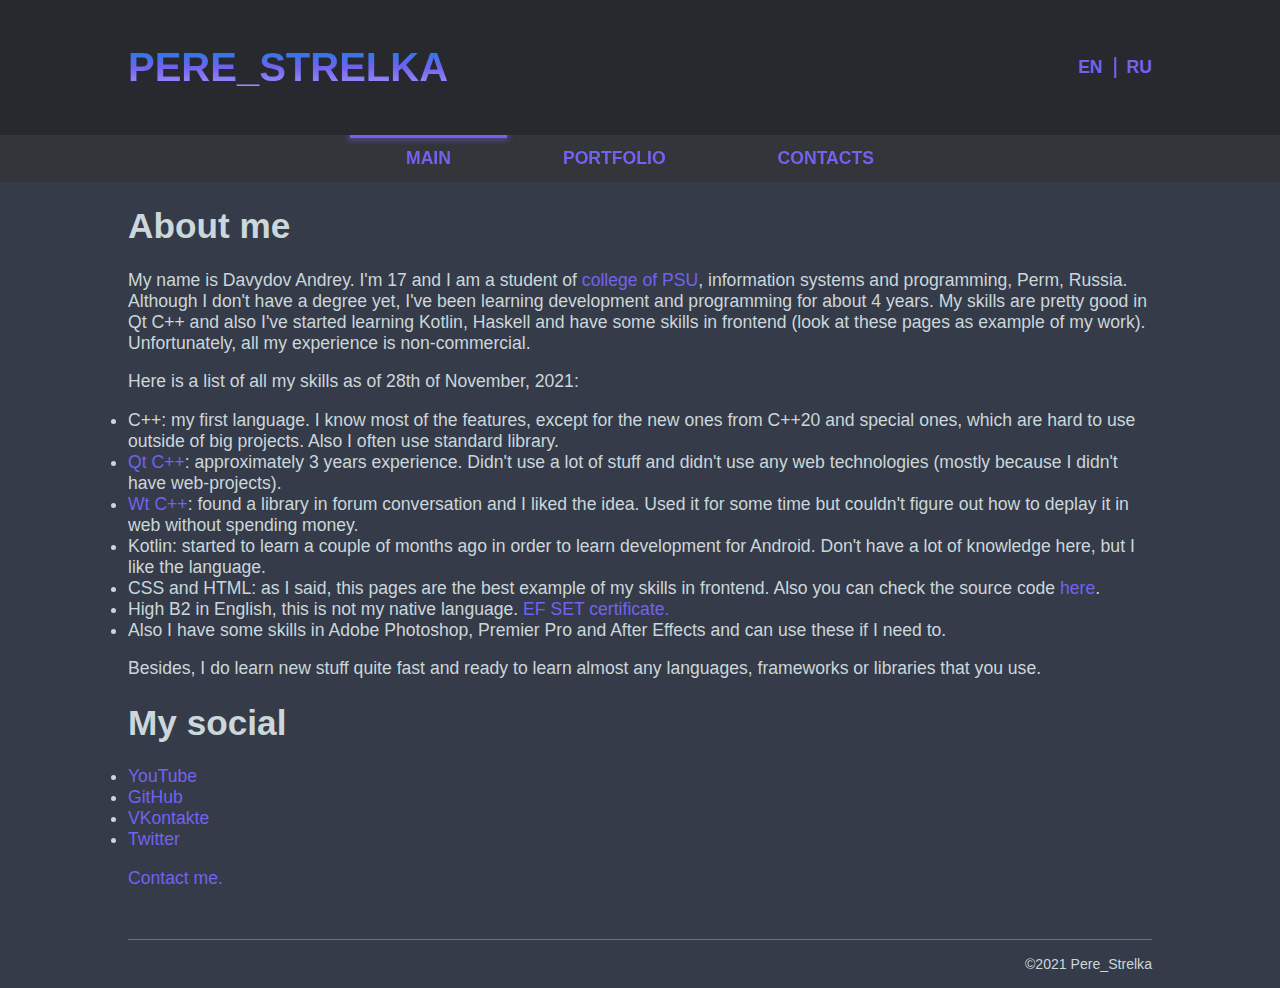
<file: index.html>
<!DOCTYPE html>
<html class="main">
<head>
  <title>Main page - Pere_Strelka</title>
  <meta charset="utf-8" />
  <link rel="icon" href="">
  <link rel="stylesheet" href="common-styles.css?v=4">
  <script type="text/javascript" src="common-scripts.js"></script>
  <style>
    #nav-btn-main::before {
      transform: scaleX(1);
    }
  </style>
</head>


<body class="general">
  <header class="header">
    <div class="header-container container">
      <h1 class="header-nickname" onclick="window.location.href='index.html'">PERE_STRELKA</h1>
      <div class="locale-btns-container">
        <button class="locale-btn link" onclick="window.location.href='index.html'">EN</button>
        <button class="locale-btn link" onclick="window.location.href='ru/index.html'">RU</button>
      </div>
    </div>    
  </header>

  <nav class="navigation">
    <div class="nav-center">
      <button class="nav-btn" onclick="window.location.href='index.html'"
        id="nav-btn-main">MAIN</button>
      <button class="nav-btn" onclick="window.location.href='en/portfolio/default.html'"
        id="nav-btn-portfolio">PORTFOLIO</button>
      <button class="nav-btn" onclick="window.location.href='en/contacts/default.html'"
        id="nav-btn-contacts">CONTACTS</button>
    </div>
  </nav>


  <div class="body-div container">
    <h1>About me</h1>

    <p>
      My name is Davydov Andrey. I'm 17 and I am a student of 
      <a class="link" href="http://www.kpo.psu.ru" target="_blank">college of PSU</a>, 
      information systems and programming, Perm, Russia. Although I don't have a degree yet, 
      I've been learning development and programming for about 4 years. 
      My skills are pretty good in Qt C++ and also I've started learning Kotlin, 
      Haskell and have some skills in frontend (look at these pages as example of my work). 
      Unfortunately, all my experience is non-commercial.
    </p>
    <p>
      Here is a list of all my skills as of 28th of November, 2021:
      <datalist>
        <li>C++: my first language. I know most of the features, except for the new 
          ones from C++20 and special ones, which are hard to use outside of big projects. 
          Also I often use standard library.</li>
        <li><a class="link" href="https://www.qt.io" target="_blank">Qt C++</a>: approximately 3 
          years experience. Didn't use a lot of stuff and didn't use any web technologies 
          (mostly because I didn't have web-projects).</li>
        <li><a class="link" href="https://www.webtoolkit.eu/wt" target="_blank">Wt C++</a>: found a 
          library in forum conversation and I liked the idea. Used it for some time but couldn't figure
           out how to deplay it in web without spending money.</li>
        <li>Kotlin: started to learn a couple of months ago in order to learn development for Android.
           Don't have a lot of knowledge here, but I like the language.</li>
        <li>CSS and HTML: as I said, this pages are the best example of my skills in frontend. 
          Also you can check the source code <a class="link" href="https://github.com/esperor/site">here</a>.</li>
        <li>High B2 in English, this is not my native language. 
          <a class="link" href="https://www.efset.org/cert/QgDmZh" target="_blank">EF SET certificate.</a></li>
        <li>Also I have some skills in Adobe Photoshop, Premier Pro and After Effects and can use these if I need to.</li>
      </datalist>
    </p>
    <p>
      Besides, I do learn new stuff quite fast and ready to learn almost any languages, frameworks or libraries that you use.
    </p>

    <h1>My social</h1>
    <p>
      <datalist>
        <li><a class="link" href="https://www.youtube.com/channel/UCoe0W6p2dTADbvWE-wkvaFA" target="_blank">YouTube</a></li>
        <li><a class="link" href="https://github.com/esperor" target="_blank">GitHub</a></li>
        <li><a class="link" href="https://vk.com/esperor" target="_blank">VKontakte</a></li>
        <li><a class="link" href="https://twitter.com/pere_strelka" target="_blank">Twitter</a></li>
      </datalist>
    </p>
    <p>
      <a class="link" onclick="window.location.href='en/contacts/default.html'">Contact me.</a>
    </p>
  </div>

  <footer>
    <div class="footer-content">
      <div class="footer-copyright">©2021 Pere_Strelka</div>
    </div>
  </footer>
</body>

<script type="text/javascript">
  initDefaultProperties();
</script>

</html>
</file>
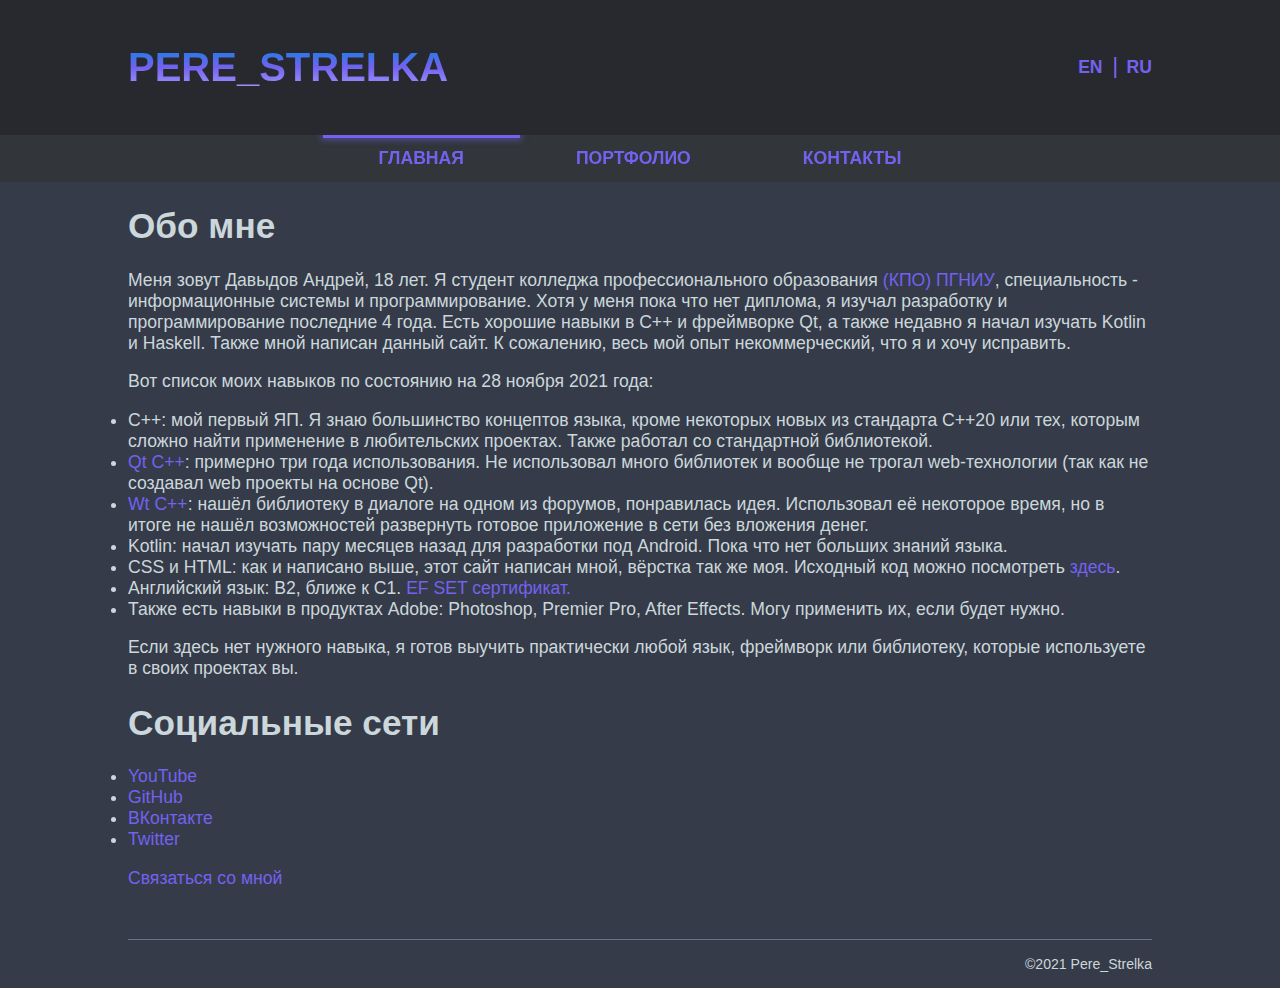
<file: ru/index.html>
<!DOCTYPE html>
<html class="main">
<head>
  <title>Главная - Pere_Strelka</title>
  <meta charset="utf-8" />
  <link rel="icon" href="">
  <link rel="stylesheet" href="../common-styles.css?v=4">
  <script type="text/javascript" src="../common-scripts.js"></script>
  <style>
    #nav-btn-main::before {
      transform: scaleX(1);
    }
  </style>
</head>


<body class="general">
  <header class="header">
    <div class="header-container container">
      <h1 class="header-nickname" onclick="window.location.href='index.html'">PERE_STRELKA</h1>
      <div class="locale-btns-container">
        <button class="locale-btn link" onclick="window.location.href='../index.html'">EN</button>
        <button class="locale-btn link" onclick="window.location.href='index.html'">RU</button>
      </div>
    </div>  
  </header>

  <nav class="navigation">
    <div class="nav-center">
      <button class="nav-btn" onclick="window.location.href='index.html'"
        id="nav-btn-main">ГЛАВНАЯ</button>
      <button class="nav-btn" onclick="window.location.href='portfolio/default.html'"
        id="nav-btn-portfolio">ПОРТФОЛИО</button>
      <button class="nav-btn" onclick="window.location.href='contacts/default.html'"
        id="nav-btn-contacts">КОНТАКТЫ</button>
    </div>
  </nav>


  <div class="body-div container">
    <h1>Обо мне</h1>

    <p>
      Меня зовут Давыдов Андрей, 18 лет. Я студент колледжа профессионального образования 
      <a class="link" href="http://www.kpo.psu.ru" target="_blank">(КПО) ПГНИУ</a>, 
      специальность - информационные системы и программирование. Хотя у меня пока что нет диплома, 
      я изучал разработку и программирование последние 4 года. 
      Есть хорошие навыки в С++ и фреймворке Qt, а также недавно я начал изучать Kotlin и  
      Haskell. Также мной написан данный сайт. К сожалению, весь мой опыт некоммерческий, что я и хочу исправить.
    </p>
    <p>
      Вот список моих навыков по состоянию на 28 ноября 2021 года:
      <datalist>
        <li>C++: мой первый ЯП. Я знаю большинство концептов языка, 
          кроме некоторых новых из стандарта С++20 или тех, 
          которым сложно найти применение в любительских проектах. Также работал со стандартной библиотекой.</li>
        <li><a class="link" href="https://www.qt.io" target="_blank">Qt C++</a>: 
          примерно три года использования. Не использовал много библиотек и вообще не трогал web-технологии
          (так как не создавал web проекты на основе Qt).</li>
        <li><a class="link" href="https://www.webtoolkit.eu/wt" target="_blank">Wt C++</a>: 
          нашёл библиотеку в диалоге на одном из форумов, понравилась идея.
          Использовал её некоторое время, но в итоге не нашёл возможностей 
          развернуть готовое приложение в сети без вложения денег.</li>
        <li>Kotlin: начал изучать пару месяцев назад для разработки под Android. 
          Пока что нет больших знаний языка.</li>
        <li>CSS и HTML: как и написано выше, этот сайт написан мной, вёрстка так же моя. 
          Исходный код можно посмотреть <a class="link" href="https://github.com/esperor/site">здесь</a>.</li>
        <li>Английский язык: B2, ближе к С1. 
          <a class="link" href="https://www.efset.org/cert/QgDmZh" target="_blank">EF SET сертификат.</a></li>
        <li>Также есть навыки в продуктах Adobe: Photoshop, Premier Pro, After Effects. Могу применить их, если будет нужно.</li>
      </datalist>
    </p>
    <p>
      Если здесь нет нужного навыка, я готов выучить практически любой язык, 
      фреймворк или библиотеку, которые используете в своих проектах вы.
    </p>

    <h1>Социальные сети</h1>
    <p>
      <datalist>
        <li><a class="link" href="https://www.youtube.com/channel/UCoe0W6p2dTADbvWE-wkvaFA" target="_blank">YouTube</a></li>
        <li><a class="link" href="https://github.com/esperor" target="_blank">GitHub</a></li>
        <li><a class="link" href="https://vk.com/esperor" target="_blank">ВКонтакте</a></li>
        <li><a class="link" href="https://twitter.com/pere_strelka" target="_blank">Twitter</a></li>
      </datalist>
    </p>
    <p>
      <a class="link" onclick="window.location.href='contacts/default.html'">Связаться со мной</a>
    </p>
  </div>

  <footer>
    <div class="footer-content">
      <div class="footer-copyright">©2021 Pere_Strelka</div>
    </div>
  </footer>
</body>

<script type="text/javascript">
  initDefaultProperties();
</script>

</html>
</file>
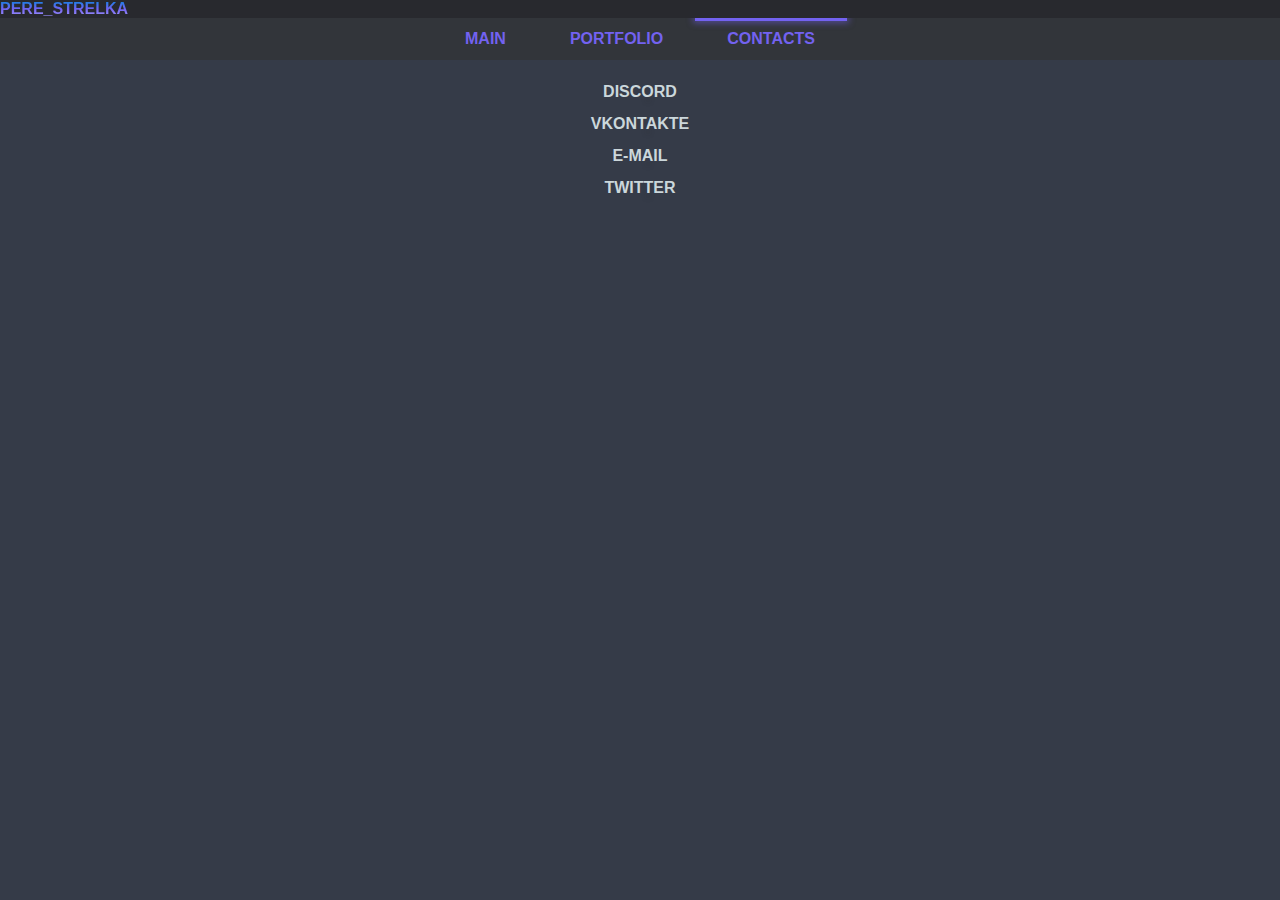
<file: contacts.html>
<!DOCTYPE html>
<title>Contacts - Pere_Strelka</title>
<html class="main">

<link rel="stylesheet" href="common-styles.css?v=4">
<link rel="stylesheet" href="contacts.css?v=3">

<script type="text/javascript" src="scripts.js"></script>
<script type="text/javascript" src="scripts-contacts.js"></script>
<style>
  .nav-btn-contacts::before {
    transform: scaleX(1);
  }
</style>

<body class="general">
  <div class="header">
    <h1 class="header-nickname" onclick="window.location.href='index.html'">PERE_STRELKA</h1>
  </div>

  <div class="navigation">
    <div class="nav-center">
      <button class="nav-btn nav-btn-main" onclick="window.location.href='index.html'"
        id="nav-btn-main">MAIN</button>
      <button class="nav-btn nav-btn-portfolio" onclick="window.location.href='portfolio.html'"
        id="nav-btn-portfolio">PORTFOLIO</button>
      <button class="nav-btn nav-btn-contacts" onclick="window.location.href='contacts.html'"
        id="nav-btn-contacts">CONTACTS</button>
    </div>
  </div>


  <div class="body-div">
    <div class="cards" id="cards_div">
      <a class="card card-discord" id="card_discord" href='https://discordapp.com/users/467012566699343872/' target="_blank">
        <div class="card-banner card-banner-discord">
          <div class="card-banner-text">DISCORD</div>
        </div>
      </a>
      <a class="card card-vk" href='https://vk.com/pere_strelka' target="_blank">
        <div class="card-banner card-banner-vk">
          <div class="card-banner-text">VKONTAKTE</div>
        </div>
      </a>
      <a class="card card-email" onclick='copyEmailToClipboard("pere_strelka@mail.ru", "email_banner_text")'>
        <div class="card-banner card-banner-email">
          <div class="card-banner-text card-banner-email-text-eng" id="email_banner_text">E-MAIL</div>
        </div>
      </a>
      <a class="card card-twitter" href='https://twitter.com/pere_strelka' target="_blank">
        <div class="card-banner card-banner-twitter">
          <div class="card-banner-text">TWITTER</div>
        </div>
      </a>
    </div>
  </div>
</body>

<script type="text/javascript">
  initDefaultProperties();
  initContacts();
</script>

</html>
</file>
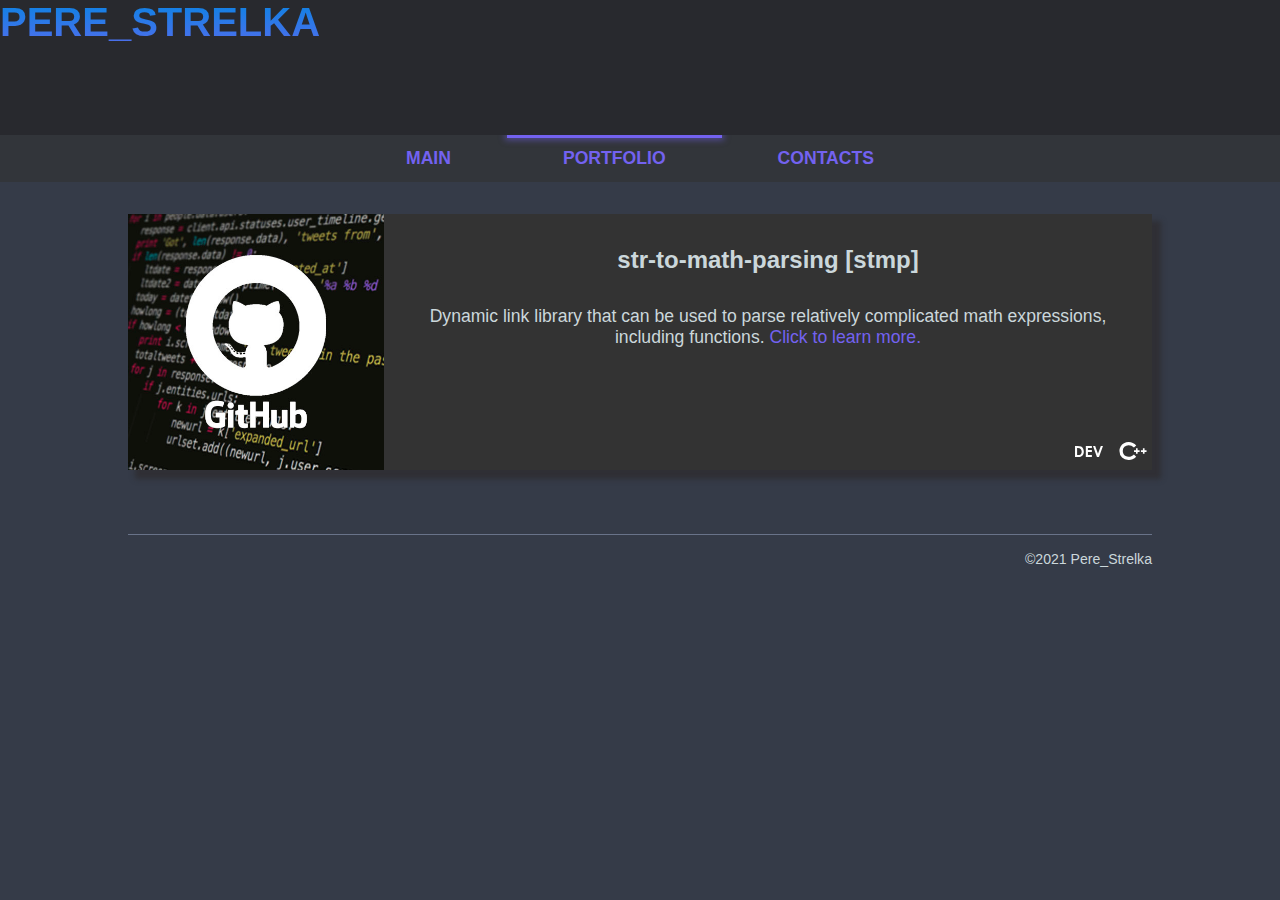
<file: portfolio/default.html>
<!DOCTYPE html>
<html class="main">
<head>
  <title>Main page - Pere_Strelka</title>
  <link rel="icon" href="">
  <link rel="stylesheet" href="../common-styles.css?v=4">
  <link rel="stylesheet" href="default.css?v=6">
  <script type="text/javascript" src="../common-scripts.js"></script>
  <script type="text/javascript" src="default.js"></script>
  <style>
    #nav-btn-portfolio::before {
      transform: scaleX(1);
    }
  </style>
</head>

<body class="general">
  <header class="header">
    <h1 class="header-nickname" onclick="window.location.href='../index.html'">PERE_STRELKA</h1>
  </header>

  <nav class="navigation">
    <div class="nav-center">
      <button class="nav-btn" onclick="window.location.href='../index.html'"
        id="nav-btn-main">MAIN</button>
      <button class="nav-btn" onclick="window.location.href='../portfolio/default.html'"
        id="nav-btn-portfolio">PORTFOLIO</button>
      <button class="nav-btn" onclick="window.location.href='../contacts/default.html'"
        id="nav-btn-contacts">CONTACTS</button>
    </div>
  </nav>


  <div class="body-div">
    <div class="cards" id="cards_div">
      <div class="card">
        <div class="card-img card-github-img"></div>
        <div class="card-body">
          <h4 class="card-title">str-to-math-parsing [stmp]</h4>
          <p class="card-text">Dynamic link library that can be used to parse relatively complicated math expressions, including functions.
            <a class="link" href="https://github.com/Pere-Strelka/str-to-math-parsing" target="_blank">Click to learn more.</a>
          </p>
          <div class="card-icons-container">
            <div class="dev-img card-icon">
              <span class="tooltip">In development</span>
            </div> 
            <div class="cplusplus-img card-icon">
              <span class="tooltip">Language: C++</span>
            </div> 
          </div>      
        </div> 
      </div>

    </div>
  </div>

  <footer class="footer">
    <div class="footer-content">
      <div class="footer-copyright">©2021 Pere_Strelka</div>
    </div>
  </footer>
</body>

<script type="text/javascript">
  initDefaultProperties();
  initPortfolio();
</script>

</html>
</file>
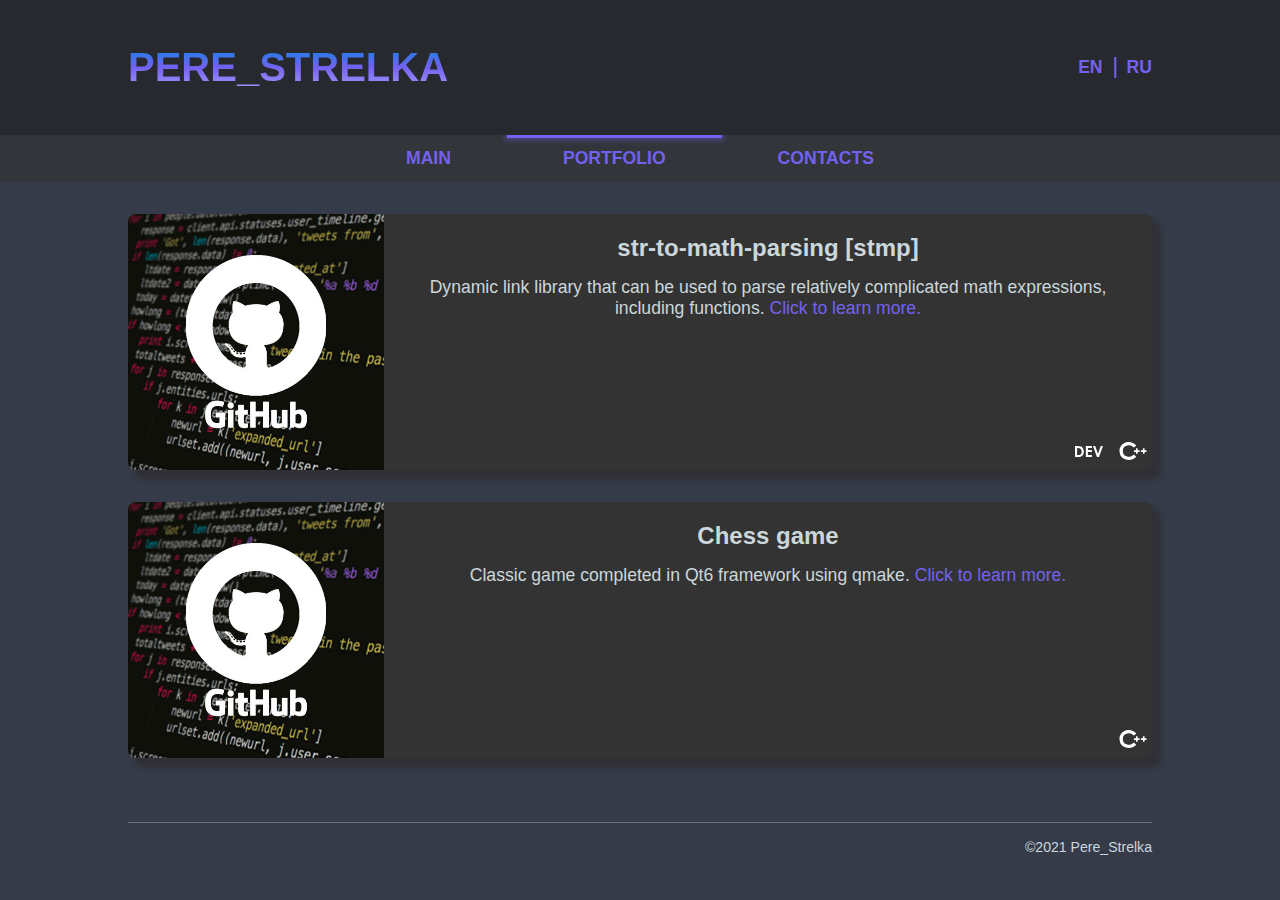
<file: en/portfolio/default.html>
<!DOCTYPE html>
<html class="main">
<head>
  <title>Portfolio - Pere_Strelka</title>
  <meta charset="utf-8" />
  <link rel="icon" href="">
  <link rel="stylesheet" href="../../common-styles.css?v=4">
  <link rel="stylesheet" href="../../portfolio.css?v=6">
  <script type="text/javascript" src="../../common-scripts.js"></script>
  <script type="text/javascript" src="../../portfolio.js"></script>
  <style>
    #nav-btn-portfolio::before {
      transform: scaleX(1);
    }
  </style>
</head>

<body class="general">
  <header class="header">
    <div class="header-container container">
      <h1 class="header-nickname" onclick="window.location.href='../../index.html'">PERE_STRELKA</h1>
      <div class="locale-btns-container">
        <button class="locale-btn link" onclick="window.location.href='../../en/portfolio/default.html'">EN</button>
        <button class="locale-btn link" onclick="window.location.href='../../ru/portfolio/default.html'">RU</button>
      </div>
    </div>  
  </header>

  <nav class="navigation">
    <div class="nav-center">
      <button class="nav-btn" onclick="window.location.href='../../index.html'"
        id="nav-btn-main">MAIN</button>
      <button class="nav-btn" onclick="window.location.href='../portfolio/default.html'"
        id="nav-btn-portfolio">PORTFOLIO</button>
      <button class="nav-btn" onclick="window.location.href='../contacts/default.html'"
        id="nav-btn-contacts">CONTACTS</button>
    </div>
  </nav>


  <div class="body-div">
    <div class="cards" id="cards_div">
      <div class="card">
        <div class="card-img card-github-img"></div>
        <div class="card-body">
          <h4 class="card-title">str-to-math-parsing [stmp]</h4>
          <p class="card-text">Dynamic link library that can be used to parse relatively complicated math expressions, including functions.
            <a class="link" href="https://github.com/Pere-Strelka/str-to-math-parsing" target="_blank">Click to learn more.</a>
          </p>
          <div class="card-icons-container">
            <div class="dev-img card-icon">
              <p class="tooltip">In development</p>
            </div> 
            <div class="cplusplus-img card-icon">
              <p class="tooltip">Language: C++20</p>
            </div> 
          </div>      
        </div>
      </div>

      <div class="card">
        <div class="card-img card-github-img"></div>
        <div class="card-body">
          <h4 class="card-title">Chess game</h4>
          <p class="card-text">Classic game completed in Qt6 framework using qmake.
            <a class="link" href="https://github.com/Pere-Strelka/chess-game" target="_blank">Click to learn more.</a>
          </p>
          <div class="card-icons-container">
            <div class="cplusplus-img card-icon">
              <p class="tooltip">Language: C++17</p>
            </div> 
          </div>      
        </div> 
      </div>
      
    </div>
  </div>

  <footer>
    <div class="footer-content">
      <div class="footer-copyright">©2021 Pere_Strelka</div>
    </div>
  </footer>
</body>

<script type="text/javascript">
  initDefaultProperties();
  initPortfolio();
</script>

</html>
</file>
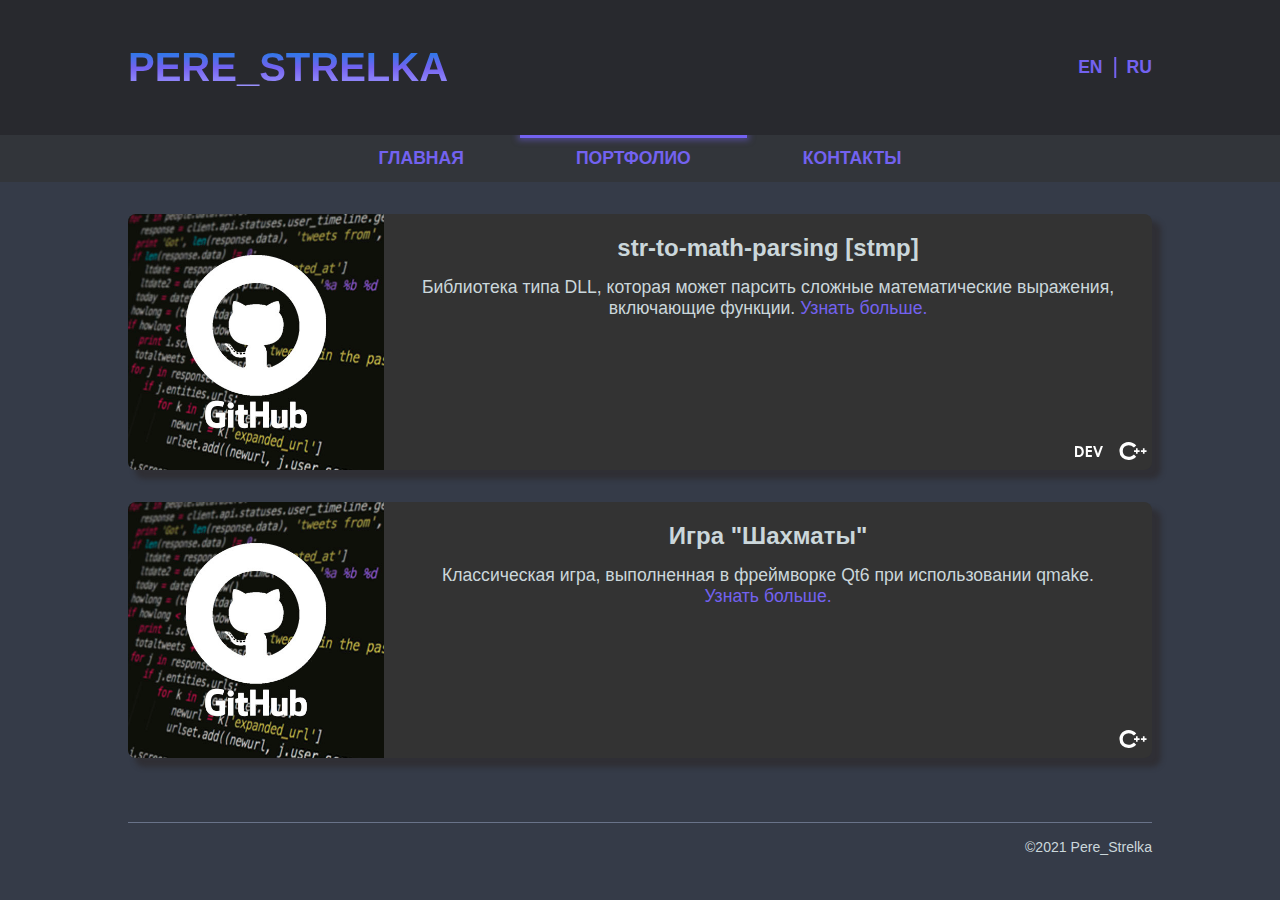
<file: ru/portfolio/default.html>
<!DOCTYPE html>
<html class="main">
<head>
  <title>Портфолио - Pere_Strelka</title>
  <meta charset="utf-8" />
  <link rel="icon" href="">
  <link rel="stylesheet" href="../../common-styles.css?v=4">
  <link rel="stylesheet" href="../../portfolio.css?v=6">
  <script type="text/javascript" src="../../common-scripts.js"></script>
  <script type="text/javascript" src="../../portfolio.js"></script>
  <style>
    #nav-btn-portfolio::before {
      transform: scaleX(1);
    }
  </style>
</head>

<body class="general">
  <header class="header">
    <div class="header-container container">
      <h1 class="header-nickname" onclick="window.location.href='../index.html'">PERE_STRELKA</h1>
      <div class="locale-btns-container">
        <button class="locale-btn link" onclick="window.location.href='../../en/portfolio/default.html'">EN</button>
        <button class="locale-btn link" onclick="window.location.href='../../ru/portfolio/default.html'">RU</button>
      </div>
    </div>  
  </header>

  <nav class="navigation">
    <div class="nav-center">
      <button class="nav-btn" onclick="window.location.href='../index.html'"
        id="nav-btn-main">ГЛАВНАЯ</button>
      <button class="nav-btn" onclick="window.location.href='../portfolio/default.html'"
        id="nav-btn-portfolio">ПОРТФОЛИО</button>
      <button class="nav-btn" onclick="window.location.href='../contacts/default.html'"
        id="nav-btn-contacts">КОНТАКТЫ</button>
    </div>
  </nav>


  <div class="body-div">
    <div class="cards" id="cards_div">
      <div class="card">
        <div class="card-img card-github-img"></div>
        <div class="card-body">
          <h4 class="card-title">str-to-math-parsing [stmp]</h4>
          <p class="card-text">Библиотека типа DLL, которая может парсить сложные математические выражения, включающие функции.
            <a class="link" href="https://github.com/Pere-Strelka/str-to-math-parsing" target="_blank">Узнать больше.</a>
          </p>
          <div class="card-icons-container">
            <div class="dev-img card-icon">
              <p class="tooltip">В разработке</p>
            </div> 
            <div class="cplusplus-img card-icon">
              <p class="tooltip">Язык: C++20</p>
            </div> 
          </div>      
        </div>
      </div>

      <div class="card">
        <div class="card-img card-github-img"></div>
        <div class="card-body">
          <h4 class="card-title">Игра "Шахматы"</h4>
          <p class="card-text">Классическая игра, выполненная в фреймворке Qt6 при использовании qmake.
            <a class="link" href="https://github.com/Pere-Strelka/chess-game" target="_blank">Узнать больше.</a>
          </p>
          <div class="card-icons-container">
            <div class="cplusplus-img card-icon">
              <p class="tooltip">Язык: C++17</p>
            </div> 
          </div>      
        </div> 
      </div>    

    </div>
  </div>

  <footer>
    <div class="footer-content">
      <div class="footer-copyright">©2021 Pere_Strelka</div>
    </div>
  </footer>
</body>

<script type="text/javascript">
  initDefaultProperties();
  initPortfolio();
</script>

</html>
</file>
<file: common-styles.css>
:root {
  --background-color-body: #353b48;
  --background-color-header: #28292e;
  --scrollbar-thumb-color: rgb(89, 98, 102);
  --scrollbar-thumb-hover-color: rgb(103, 114, 119);
  --accent-color: #7362f0;
  --accent-color-half: #7362f080;
  --light-accent-color: #7c6ee7;
  --gradient-nickname-color1: #0984e3;
  --gradient-nickname-color3: #a29bfe;
  --nav-btn-hover-color: rgba(15, 13, 17, 0.7);
  --nav-background-color: #32353afa;
  --light-text-color: #cbd7db;

  --border-size: 3px;

  --body-width: 90%;
  --nav-btn-anim: 250ms cubic-bezier(0.65, 0.05, 0.36, 1);
}

@media (orientation: landscape) {
  :root {
    --body-width: 80%;
  }
}


.general {
  background-color: var(--background-color-body);
  margin: 0 !important;
}

*, *::before, *::after {
  box-sizing: border-box;
}


::-webkit-scrollbar {
  width: 0.66rem;
}

::-webkit-scrollbar-track {
  margin-block: 0.25rem;
}

::-webkit-scrollbar-thumb {
  background: var(--scrollbar-thumb-color);
  border-radius: 75vw;
}

::-webkit-scrollbar-thumb:hover {
  background: var(--scrollbar-thumb-hover-color);
}

@supports (scrollbar-color: var(--scrollbar-thumb-color) var(--background-color-body)) {
  * {
    scrollbar-color: var(--scrollbar-thumb-color) var(--background-color-body);
    scrollbar-width: auto;
  }
}




.header {
  height: var(--header-height);
  margin: 0;
  width: 100%;
  background-color: var(--background-color-header);
  display: flex;

}

.header-container {
  display: flex;
  height: auto;
  margin: 0;
  align-items: center;
  gap: 3rem;
}

.header-nickname {
  cursor: pointer;
  font-size: var(--header-nickname-size);
  width: auto;
  font-family: 'Segoe UI', Tahoma, Geneva, Verdana, sans-serif;
  background: -webkit-linear-gradient(var(--gradient-nickname-color1), var(--accent-color), var(--gradient-nickname-color3));
  -webkit-background-clip: text;
  background-clip: text;
  display: inline-block;
  -webkit-text-fill-color: transparent;
  margin: 0;
  margin-right: auto;
}

.locale-btns-container {
  display: flex;
  flex-wrap: nowrap;
  position: relative;
  gap: 1.5rem;
}

.locale-btns-container::after {
  content: '';
  position: absolute;
  left: 50%;
  transform: translateX(-50%);
  width: 1.5px;
  background-color: var(--accent-color);
  height: 100%;
}

.locale-btn {
  position: relative;
  border: none;
  cursor: pointer;
  background-color: transparent;
  color: var(--accent-color);
  font-size: var(--nav-btn-text-size);
  font-weight: bold;
  font-family: 'Segoe UI', Tahoma, Geneva, Verdana, sans-serif;
  padding: 0;
}

.navigation {
  background-color: var(--nav-background-color);
  width: 100%;
  vertical-align: middle;
  position: sticky; 
  top: 0em;
  z-index: 100;
  overflow: hidden;
}

.nav-center {
  display: flex;
  margin-right: auto;
  margin-left: auto;
  width: -moz-fit-content;
  width: fit-content; 
}

.nav-btn {
  font-size: var(--nav-btn-text-size);
  border: none;
  position: relative;
  cursor: pointer;
  color: var(--accent-color);
  width: fit-content;
  text-align: center;
  text-decoration: none;
  display: inline-block;
  font-family: 'Segoe UI', Tahoma, Geneva, Verdana, sans-serif;
  font-weight: bold;
  height: 100%;
  background-color: inherit;
  vertical-align: middle;
  padding-top: 0.75em;
  padding-bottom: 0.75em;
  margin-left: auto;
  margin-right: auto;
  padding-left: var(--nav-btn-padding, 2rem);
  padding-right: var(--nav-btn-padding, 2rem);

  transition: all 500ms ease;
}

@media (max-width: 700px) {
  .nav-btn-tablet {
    --nav-btn-padding: 1.75rem;
  }
}

@media (min-width: 700px) {
  .nav-btn-tablet {
    --nav-btn-padding: 2.5rem
  }
}

@media only screen and (max-width: 550px) {
  .nav-btn-desktop {
    --nav-btn-padding: 1rem;
  }
}

@media only screen and (min-width: 550px) {
  .nav-btn-desktop {
    --nav-btn-padding: 2.25rem;
  }
}

@media only screen and (min-width: 700px) {
  .nav-btn-desktop {
    --nav-btn-padding: 3.5rem;
  }
}

.nav-btn::before {
  content: "";
  position: absolute;
  width: 100%;
  right: 0;
  left: 0;
  top: 0;
  height: var(--border-size);
  background-color: var(--accent-color);
  box-shadow: 0px 0px 6px 2px var(--accent-color-half);
  transition: transform var(--nav-btn-anim);

  transform: scaleX(0);
}

.nav-btn:hover::before,
.nav-btn:focus::before {
  transform: scaleX(1);
}

.container {
  width: var(--body-width);
  margin-left: auto !important;
  margin-right: auto !important;
}





footer {
  position: relative;
  padding-top: 2rem;
  width: 100%;
  display: flex;
  justify-content: center;
}

.footer-content {
  border-top: 0.1rem solid #828da8ad;
  padding-top: 1rem;
  padding-bottom: 1rem;
  width: 80%;
  height: auto;
  display: flex;
  justify-content: flex-end;
}

.footer-copyright {
  font-size: calc(var(--text-font-size) * 0.8);
  font-family: 'Segoe UI', Tahoma, Geneva, Verdana, sans-serif;
  color: var(--light-text-color);
}

p, li {
  font-size: var(--text-font-size);
  font-family: 'Segoe UI', Tahoma, Geneva, Verdana, sans-serif;
  color: var(--light-text-color);
}

h1 {
  font-size: min(4vh, 2.2rem);
  font-family: 'Segoe UI', Tahoma, Geneva, Verdana, sans-serif;
  color: var(--light-text-color);
}

.link {
  position: relative;
  cursor: pointer;
  color: var(--accent-color);
  text-decoration: none;
  white-space: nowrap;
  transition: color 200ms ease;
}

.link::after {
  content: '';
  position: absolute;
  bottom: 0;
  left: 0;
  right: 0;
  width: 100%;
  height: 0.05em;
  background-color: var(--accent-color);
  transform: scaleX(0);
  transform-origin: right;

  transition: transform 300ms ease-in-out;
}

.link:hover {
  color: var(--light-accent-color);
}

.link:hover::after {
  transform: scaleX(1);
  transform-origin: left;
  background-color: var(--light-accent-color);
}
</file>
<file: contacts.css>
:root {
    --shadow-color: rgba(43, 37, 37, 0.555);
    --card-color: #333;
}

.cards {
    width: 80%;
    height: auto;
    display: grid;
    margin-left: auto;
    margin-right: auto;
    margin-top: 2rem;
    margin-bottom: 2rem;
    grid-gap: 2rem;
    justify-items: center;
}

.cards-mobile-grid {
    grid-template-columns: 1fr 1fr;
    grid-template-rows: 1fr 1fr;
}

@media (max-width: 800px) {
    .cards-desktop-grid {
        grid-template-columns: 1fr;
        grid-template-rows: 1fr 1fr 1fr;
    }
}

@media (min-width: 800px) and (max-width: 1200px) {
    .cards-desktop-grid {
        grid-template-columns: 1fr 1fr;
        grid-template-rows: 1fr 1fr;
    }
}

@media (min-width: 1200px) {
    .cards-desktop-grid {
        grid-template-columns: 1fr 1fr 1fr;
        grid-template-rows: 1fr;
    }
}

.card {
    width: var(--card-size);
    height: var(--card-size);
    background-color: var(--card-color);
    display: block;
    box-shadow: 8px 8px 5px 1px var(--shadow-color);
    position: relative;
    color: var(--light-text-color);

    z-index: 1;
}

.card-banner {
    position: absolute;
    bottom: 0;
    left: 0;
    right: 0;
    width: var(--card-size);
    height: calc(var(--card-size) * 0.2);
    background-color: var(--card-color);

    transition: 400ms cubic-bezier(0.65, 0.05, 0.36, 1);
}

.card-banner-text {
    color: var(--light-text-color);
    font-size: var(--card-banner-font-size);
    font-family: 'Segoe UI', Tahoma, Geneva, Verdana, sans-serif;
    font-weight: bold;
    text-align: center;
    position: absolute;
    padding-left: 2rem;
    padding-right: 2rem;
    top: 50%;
    left: 50%;
    transform: translate(-50%, -50%);
    -ms-transform: translate(-50%, -50%);
    white-space: nowrap;
}

.card-banner-text-copied {
    background-color: var(--card-color);
    white-space: normal !important;
    transition: opacity var(--text-copied-disappearing-duration) ease-in-out;
    opacity: 1;
}

.card-banner-text-copied--delete {
    opacity: 0;
}

.card-discord {
    background: url("images/cards/card-discord.jpg");
    background-size: 100%;
}

.card-discord:hover .card-banner-discord {
    height: var(--card-size);
    cursor: pointer;
}

.card-vk {
    background: url("images/cards/card-vk.jpg");
    background-size: 100%;
}

.card-vk:hover .card-banner-vk {
    height: var(--card-size);
    cursor: pointer;
}

.card-email {
    background: url("images/cards/card-email.jpg");
    background-size: 100%;
}

.card-email:hover .card-banner-email {
    height: var(--card-size);
    cursor: pointer;
}

.card-banner-email-text-eng::before {
    animation: 600ms copy-text-printing;
    white-space: nowrap;
}

.card-banner-email-text-mobile-eng::before {
    content: 'COPY ';
}

@keyframes copy-text-printing {
    0% {
        content: '';
    }
    40% {
        content: ' ';
    }
    55% {
        content: 'C '
    }
    70% {
        content: 'CO ';
    }
    85% {
        content: 'COP ';
    }
    100% {
        content: 'COPY ';
    }
}

.card-email:hover .card-banner-email-text-eng::before {
    content: 'COPY ';
}

.card-twitter {
    background: url("images/cards/card-twitter.jpg");
    background-size: 100%;
}

.card-twitter:hover .card-banner-twitter {
    height: var(--card-size);
    cursor: pointer;
}
</file>
<file: portfolio/default.css>
:root {
    --shadow-color: rgba(43, 37, 37, 0.555);
    --card-color: #333;
    --card-banner-center-color: #282828;
    --logo-size: 1.75rem;
    --tooltip-color: rgba(34, 33, 33, 0.603);
    --card-font-size: 1.1rem;
    --card-title-font-size: 1.5rem;
    --card-height: 16rem;
}


.cards {
    height: auto;
    display: grid;
    margin-left: auto;
    margin-right: auto;
    margin-top: 2rem;
    margin-bottom: 2rem;
    grid-gap: 2rem;
    justify-items: center;
}

.cards-desktop-grid {
    transition: width 500ms ease-in-out;
}


@media (max-width: 768px) {
    .cards-desktop-grid {
        width: 94%;
    }
}

@media (min-width: 768px) {
    .cards-desktop-grid {
        width: 85%;
    }
}

@media (min-width: 968px) {
    .cards-desktop-grid {
        width: 80%;
    }
}

.cards-mobile-grid {
    width: 94%;
}

.card {
    width: 100%;
    height: var(--card-height);
    position: relative;
    background-color: var(--card-color);
    box-shadow: 8px 8px 5px 1px var(--shadow-color);
    z-index: 1;
}

.card-body {
    height: var(--card-height);
    width: calc(100% - var(--card-height));
    text-align: center;
    display: inline-block;
    position: absolute;
    margin: 0;
    font-family: 'Segoe UI', Tahoma, Geneva, Verdana, sans-serif;
}

.card-title {
    font-weight: bold;
    font-size: var(--card-title-font-size);
    color: var(--light-text-color);
    padding-left: 1rem;
    padding-right: 1rem;
}

.card-text {
    font-size: var(--card-font-size);
    color: var(--light-text-color);
    padding-left: 1.75rem;
    padding-right: 1.75rem;
}

.card-img {
    width: var(--card-height);
    height: var(--card-height);
    display: var(--card-img-display);
    position: relative;
}

@media (max-width: 668px) {
    .card-img {
        display: none !important;
    }

    .card-body {
        width: 100%;
    }
}

.card-github-img {  
    background: url("../images/cards/card-github.jpg"); 
    background-size: 100%;
}

.card-icons-container {
    position: absolute;
    bottom: 0;
    right: 0;
    margin: 5px;
    height: fit-content;
    width: fit-content;
    display: flex;
    justify-content: flex-end;
    gap: 1rem;
    align-items: center;
    flex-wrap: nowrap;
}

.card-icon {
    height: var(--logo-size);
    width: var(--logo-size);
    display: inline;
    position: relative;
}

.dev-img {
    background: url("../images/logos/logo-dev.svg");
    background-size: 100%;
    background-position: center;
    background-repeat: no-repeat;
}

.cplusplus-img {
    background: url("../images/logos/logo-cplusplus.svg");
    background-size: 100%;
    background-position: center;
    background-repeat: no-repeat;
}

.card-icon:hover .tooltip {
    transform: scaleY(1) translateX(-50%);
}

.card-icon:hover .tooltip::after {
    transform: scaleY(1);
}

.tooltip {
    width: fit-content;
    height: fit-content;
    background-color: var(--tooltip-color);  
    border-radius: 6px;
    position: absolute;
    z-index: 2;
    bottom: 115%;
    left: 50%;
    color: var(--light-text-color);
    text-align: center;
    white-space: nowrap;
    padding: 0.5rem;
    margin: 0;
    font-family: 'Segoe UI', Tahoma, Geneva, Verdana, sans-serif;
    transform: scaleY(0) translateX(-50%);
    transform-origin: bottom;
    transition: transform 250ms ease-in-out;
}

/* this is an arrow (triangle) under the tooltip */
.tooltip::after {
    content: "";
    position: absolute;
    top: 100%;
    left: 50%;
    margin-left: -5px;
    border-width: 5px;
    border-style: solid;
    border-color: var(--tooltip-color) transparent transparent transparent;
    transform: scaleY(0);
    transform-origin: top;
    transition: transform 100ms ease-in-out;
}
</file>
<file: portfolio.css>
:root {
    --shadow-color: rgba(43, 37, 37, 0.555);
    --card-color: #333;
    --card-banner-center-color: #282828;
    --logo-size: 1.75rem;
    --tooltip-color: rgba(34, 33, 33, 0.603);
    --card-font-size: 1.1rem;
    --card-title-font-size: 1.5rem;
    --card-height: 16rem;
    --card-padding: 1.2rem;
}


.cards {
    height: auto;
    display: grid;
    margin-left: auto;
    margin-right: auto;
    margin-top: 2rem;
    margin-bottom: 2rem;
    grid-gap: 2rem;
    justify-items: center;
}

.cards-desktop-grid {
    transition: width 500ms ease-in-out;
}


@media (max-width: 768px) {
    .cards-desktop-grid {
        width: 94%;
    }
}

@media (min-width: 768px) {
    .cards-desktop-grid {
        width: 85%;
    }
}

@media (min-width: 968px) {
    .cards-desktop-grid {
        width: 80%;
    }
}

.cards-mobile-grid {
    width: 94%;
}

.card {
    width: 100%;
    height: var(--card-height);
    position: relative;
    background-color: var(--card-color);
    box-shadow: 8px 8px 5px 1px var(--shadow-color);
    border-radius: 8px; 
    
    z-index: 1;
}

.card-body {
    height: var(--card-height);
    width: var(--card-width);
    text-align: center;
    display: inline-block;
    position: absolute;
    margin: 0;
    font-family: 'Segoe UI', Tahoma, Geneva, Verdana, sans-serif;
}

.card-title {
    font-weight: bold;
    font-size: var(--card-title-font-size);
    color: var(--light-text-color);
    width: calc(var(--card-width) * 1px);
    padding-left: 1.75rem;
    padding-right: 1.75rem;
    padding-top: var(--card-padding);
    white-space: nowrap;
    overflow: hidden;
    text-overflow: ellipsis;
    margin: 0;
}

.card-text {
    width: 100%;
    padding-left: 1.75rem;
    padding-right: 1.75rem;
    /* firefox */
    overflow: auto;  
    position: absolute;
    margin: 0;
    bottom: calc(var(--logo-size) + var(--card-padding));
    top: calc(var(--card-title-font-size) + var(--card-padding) * 2);
}

.card-text::-webkit-scrollbar {
    width: 0.5rem;
}

.card-img {
    width: var(--card-height);
    height: var(--card-height);
    display: var(--card-img-display);
    position: relative;
    border-bottom-left-radius: 8px;
    border-top-left-radius: 8px;
}

@media (max-width: 668px), (orientation: portrait) {
    .card-img {
        --card-img-display: none;
    }

    .card-body {
        --card-width: 100%;
    }
}

@media (orientation: landscape) {
    .card-img {
        --card-img-display: inline-block;
    }

    .card-body {
        --card-width: calc(100% - var(--card-height));
    }
}

.card-github-img {  
    background: url("images/cards/card-github.jpg"); 
    background-size: 100%;
}

.card-icons-container {
    position: absolute;
    bottom: 0;
    right: 0;
    margin: 5px;
    height: fit-content;
    width: fit-content;
    display: flex;
    justify-content: flex-end;
    gap: 1rem;
    align-items: center;
    flex-wrap: nowrap;
}

.card-icon {
    height: var(--logo-size);
    width: var(--logo-size);
    display: inline;
    position: relative;
}

.dev-img {
    background: url("images/logos/logo-dev.svg");
    background-size: 100%;
    background-position: center;
    background-repeat: no-repeat;
}

.cplusplus-img {
    background: url("images/logos/logo-cplusplus.svg");
    background-size: 100%;
    background-position: center;
    background-repeat: no-repeat;
}

.card-icon:focus .tooltip,
.card-icon:hover .tooltip {
    transform: scaleY(1) translateX(-85%);
}

.card-icon:focus .tooltip::after,
.card-icon:hover .tooltip::after {
    transform: scaleY(1);
}

.tooltip {
    width: fit-content;
    height: fit-content;
    background-color: var(--tooltip-color);  
    border-radius: 6px;
    position: absolute;
    z-index: 2;
    bottom: 115%;
    left: 50%;
    text-align: center;
    white-space: nowrap;
    padding: 0.5rem;
    margin: 0;
    transform: scaleY(0) translateX(-85%);
    transform-origin: bottom;
    transition: transform 250ms ease-in-out;
}

/* this is an arrow (triangle) under the tooltip */
.tooltip::after {
    content: "";
    position: absolute;
    top: 100%;
    left: 85%;
    margin-left: -5px;
    border-width: 5px;
    border-style: solid;
    border-color: var(--tooltip-color) transparent transparent transparent;
    transform: scaleY(0);
    transform-origin: top;
    transition: transform 100ms ease-in-out;
}
</file>
